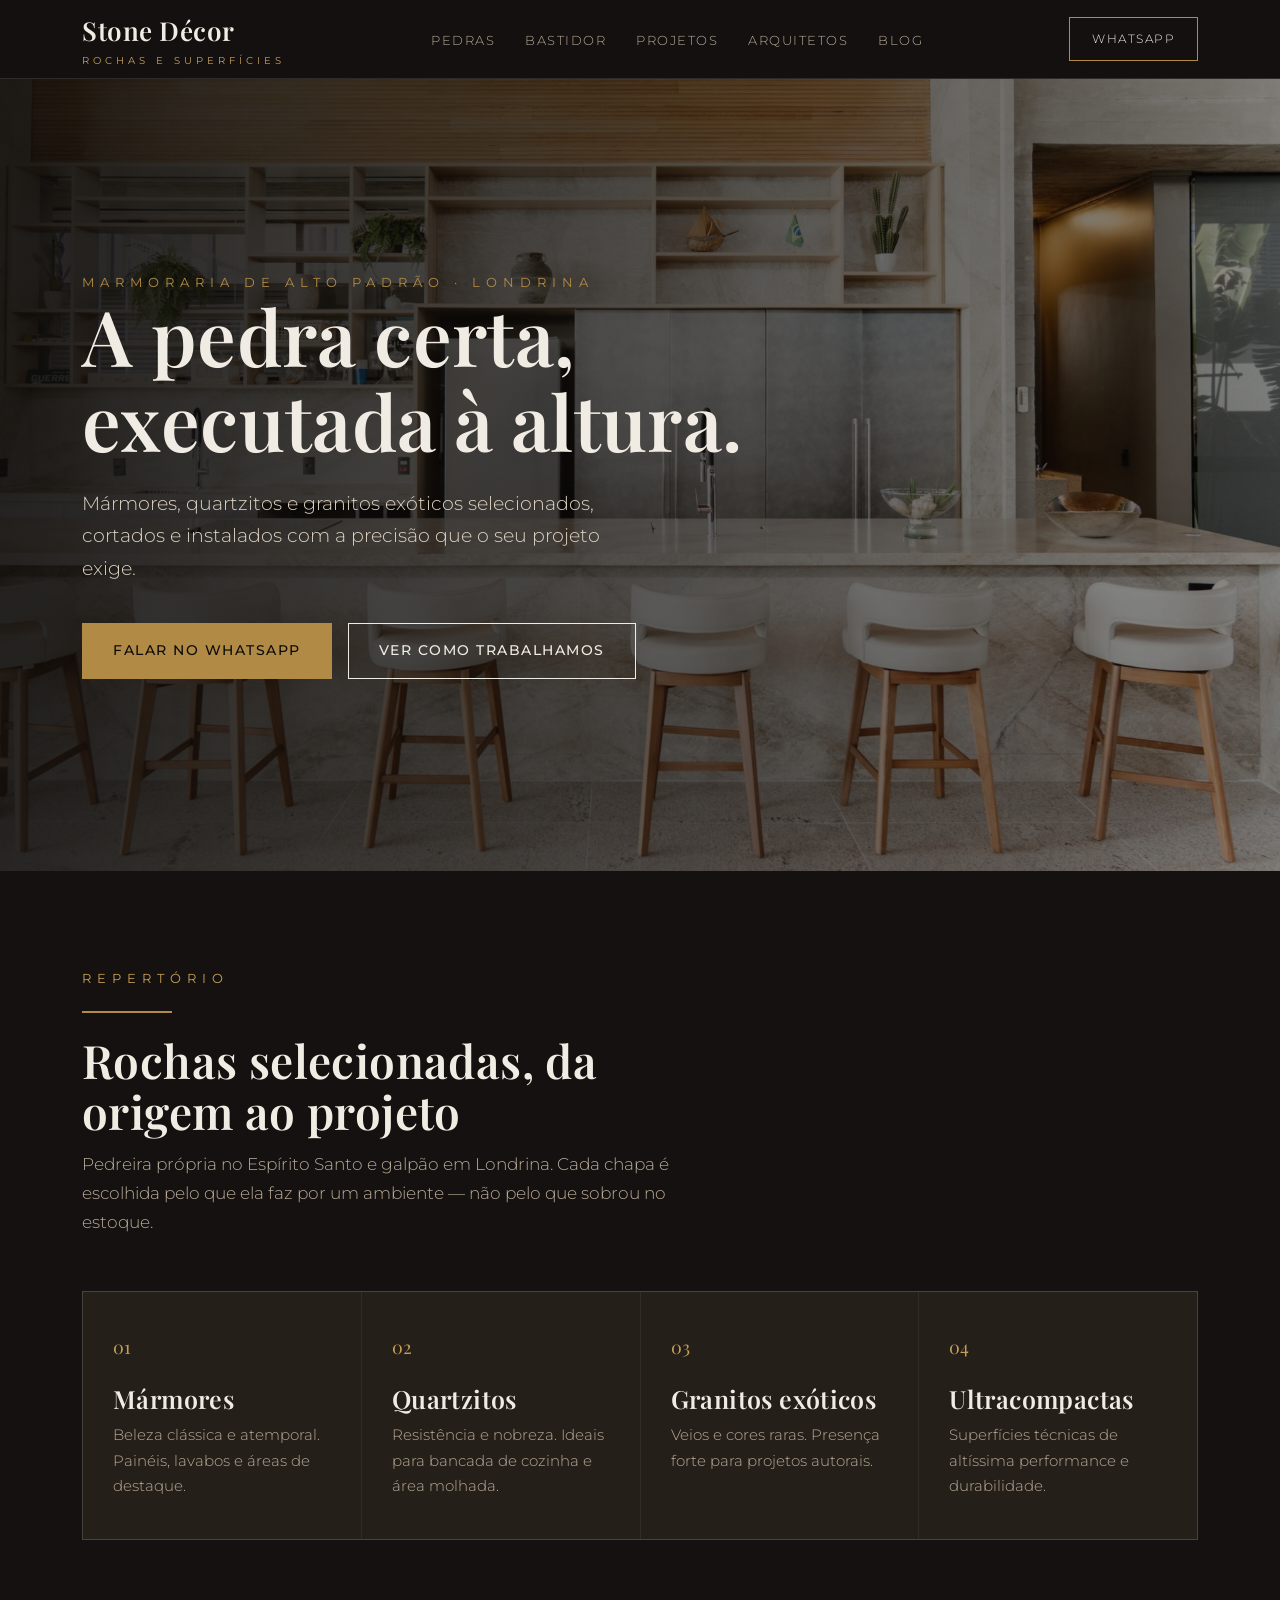
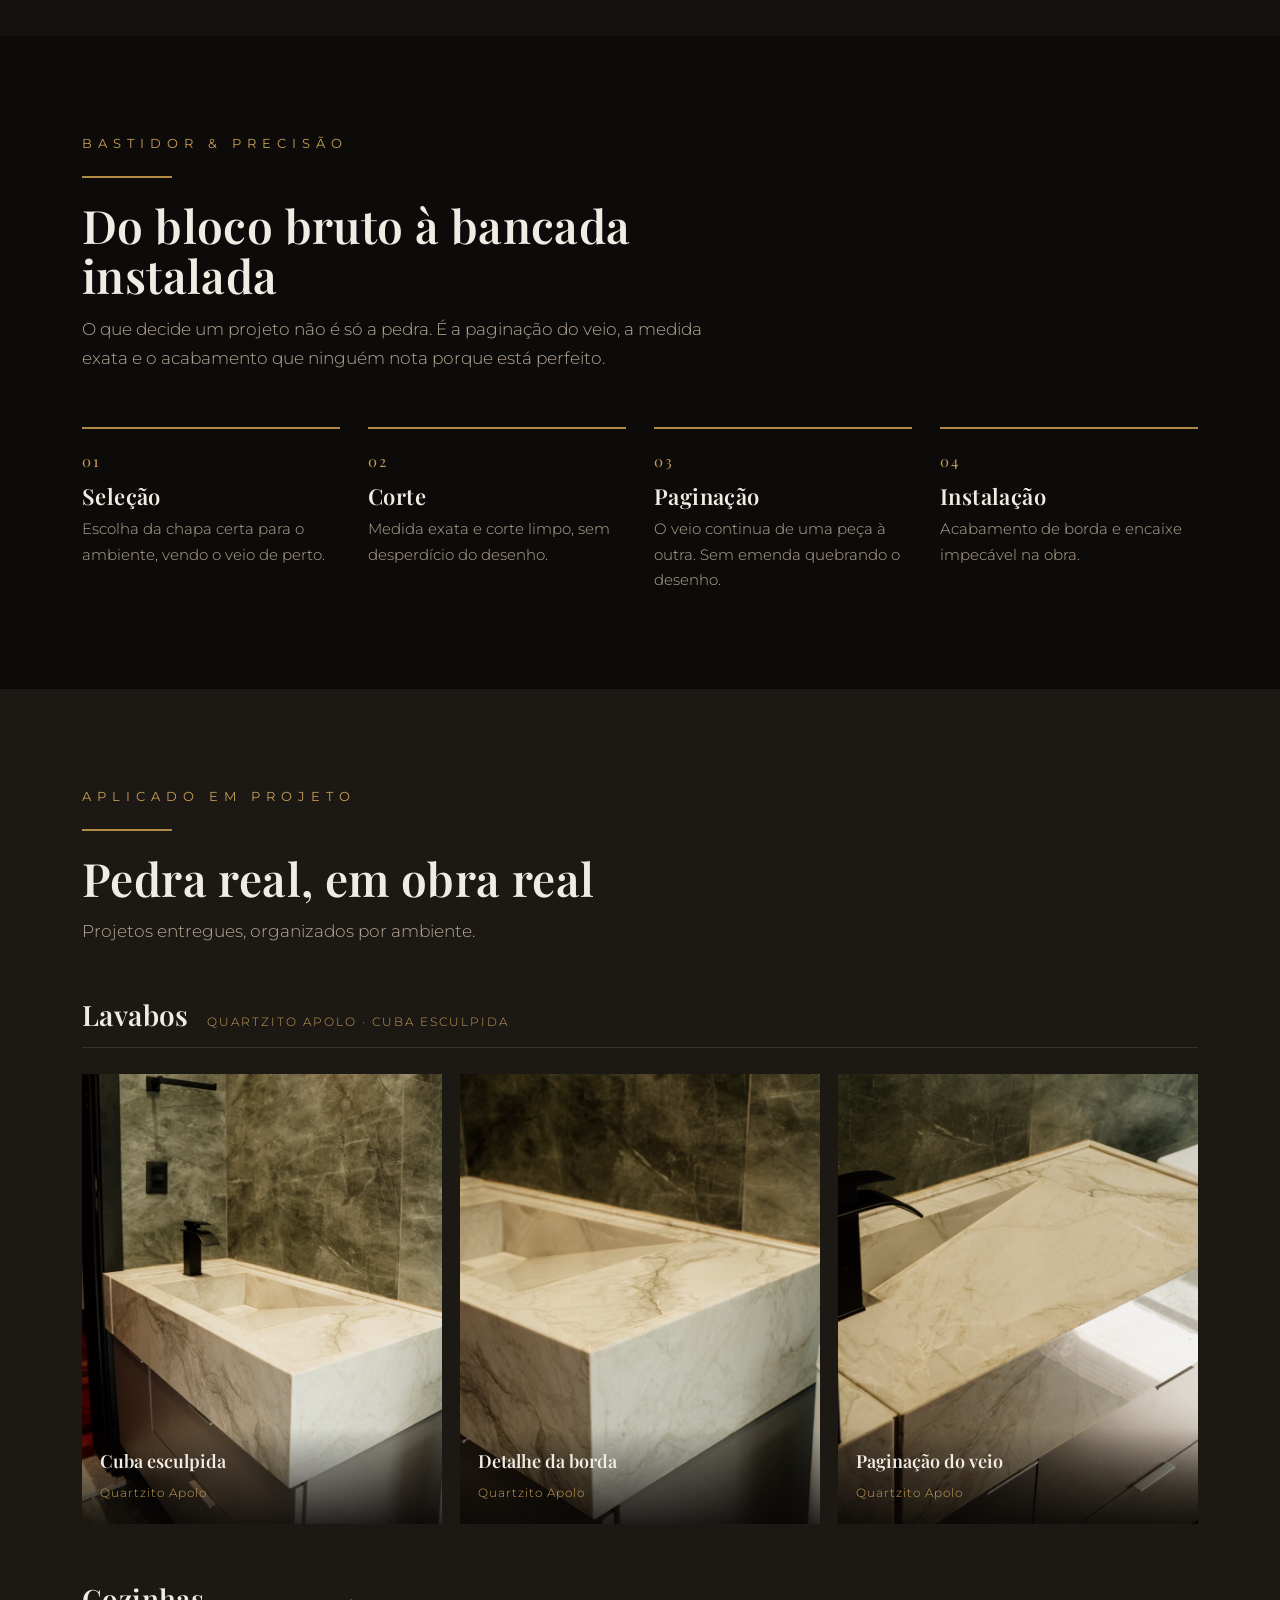
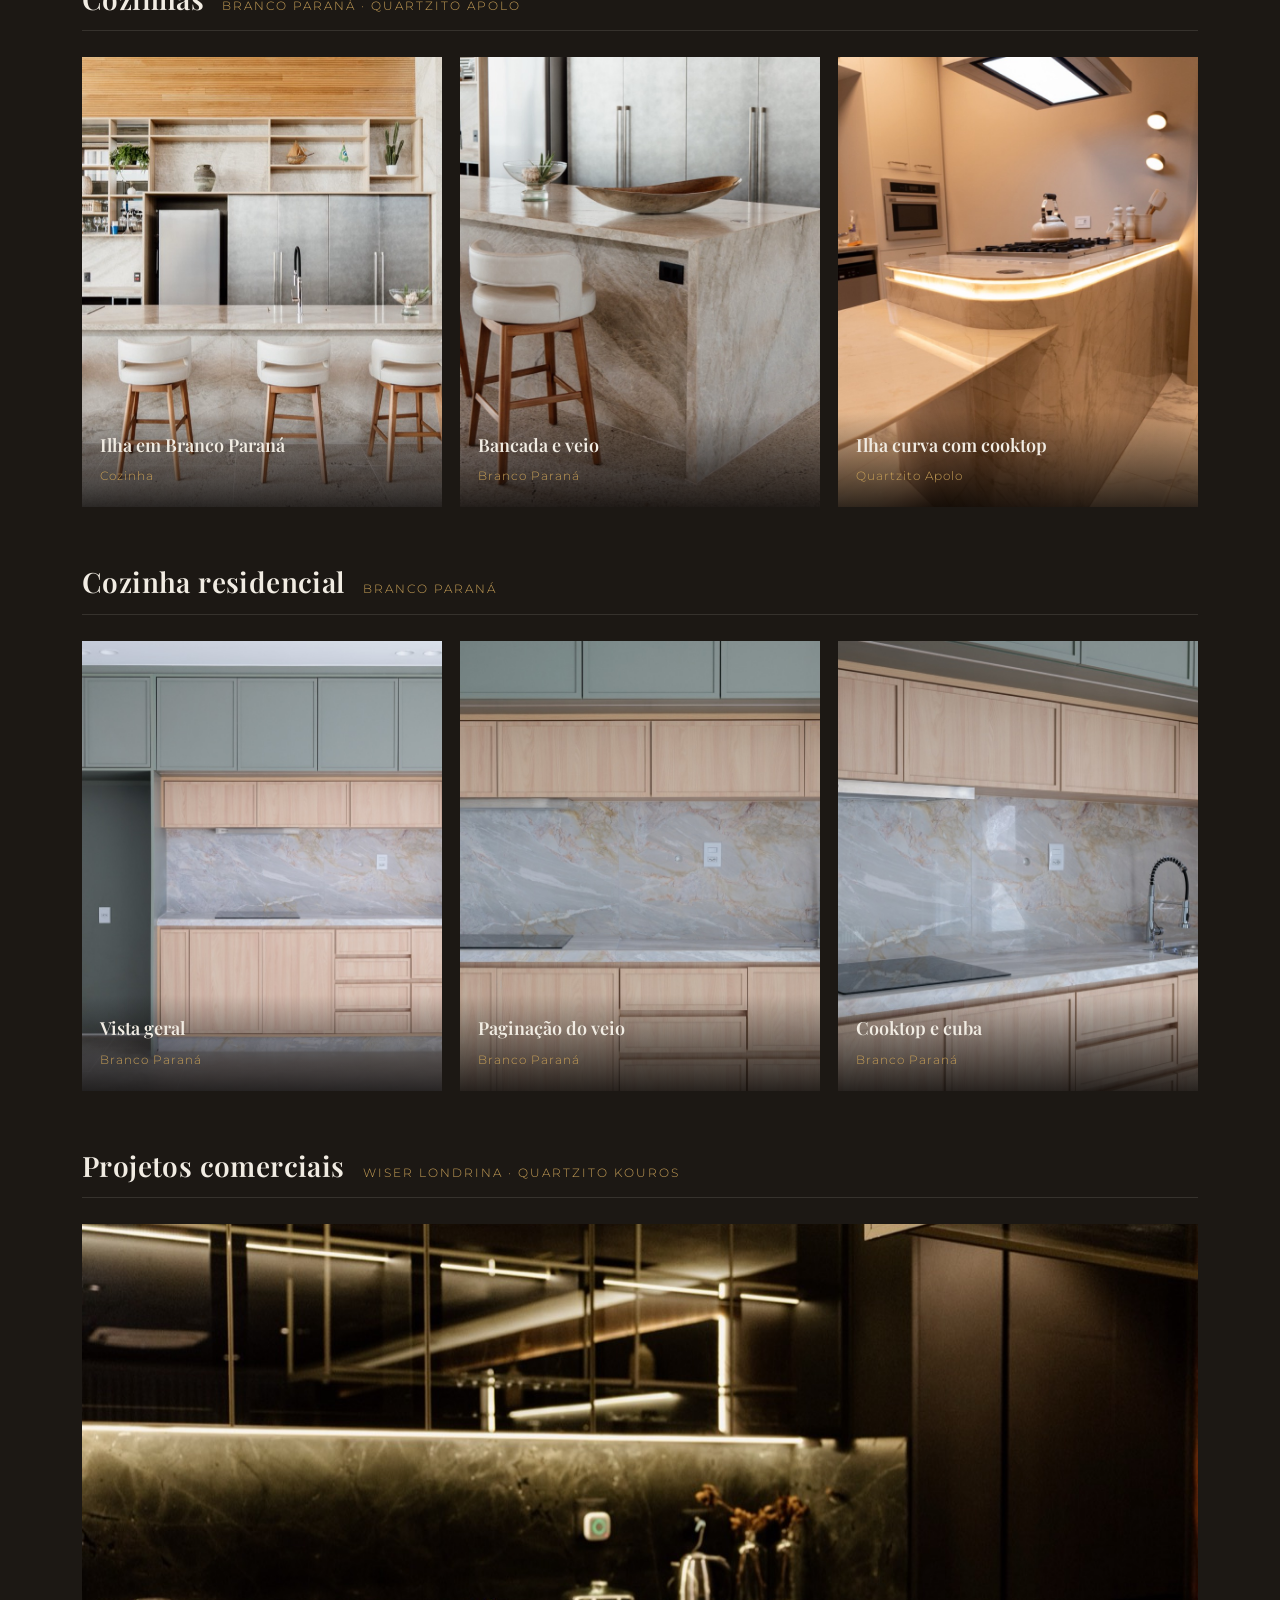
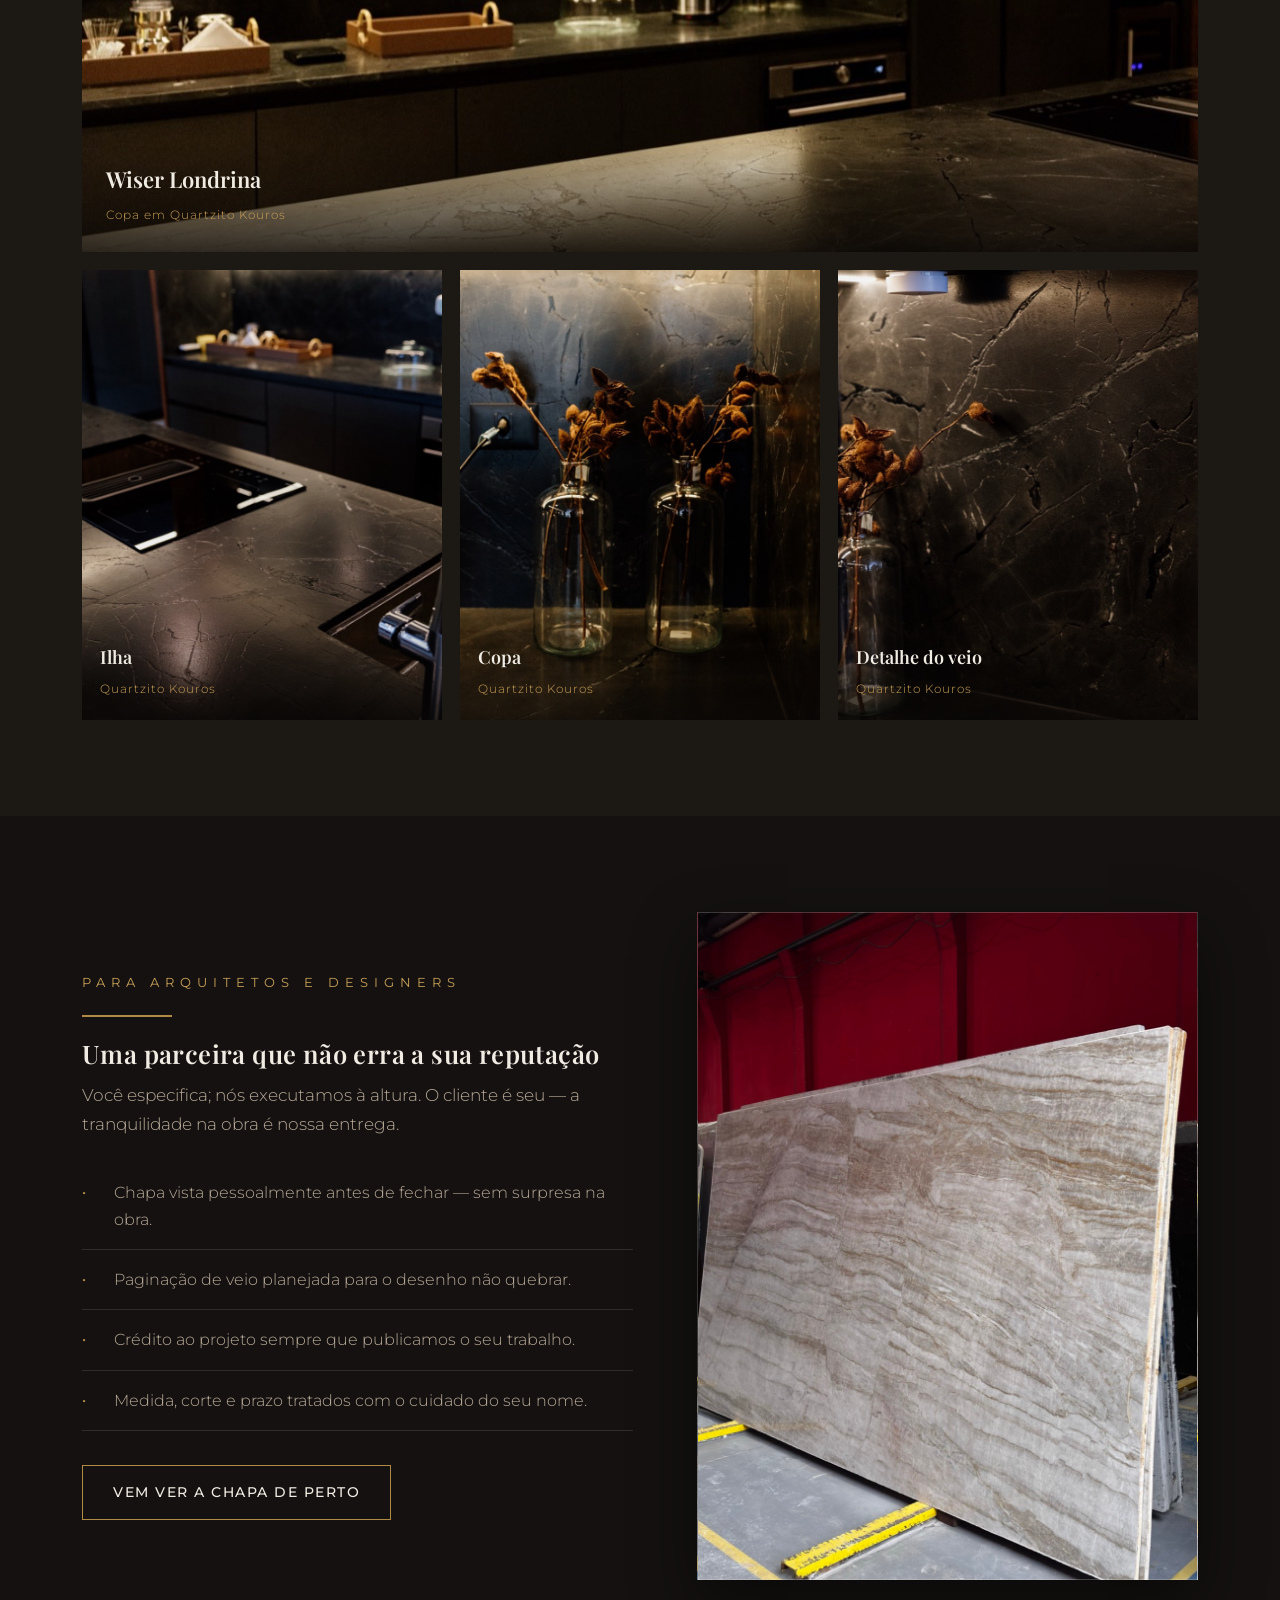
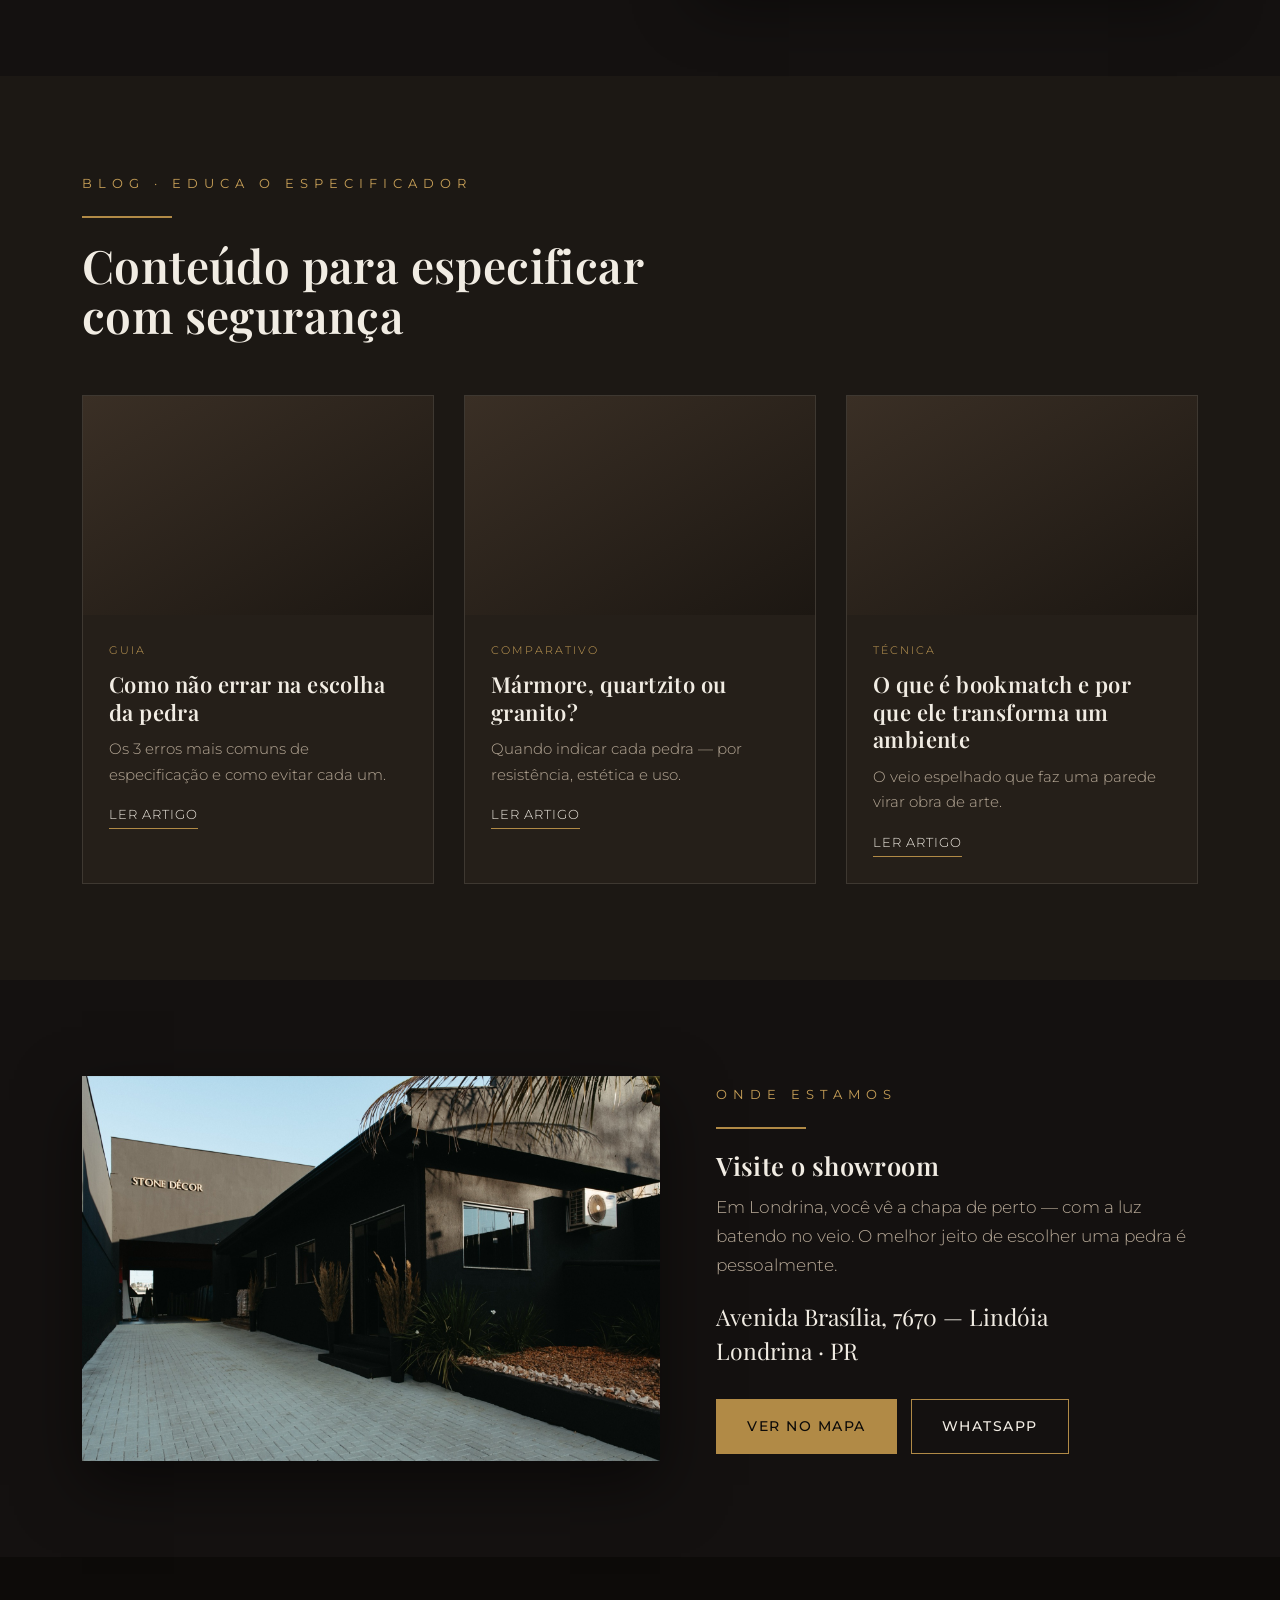
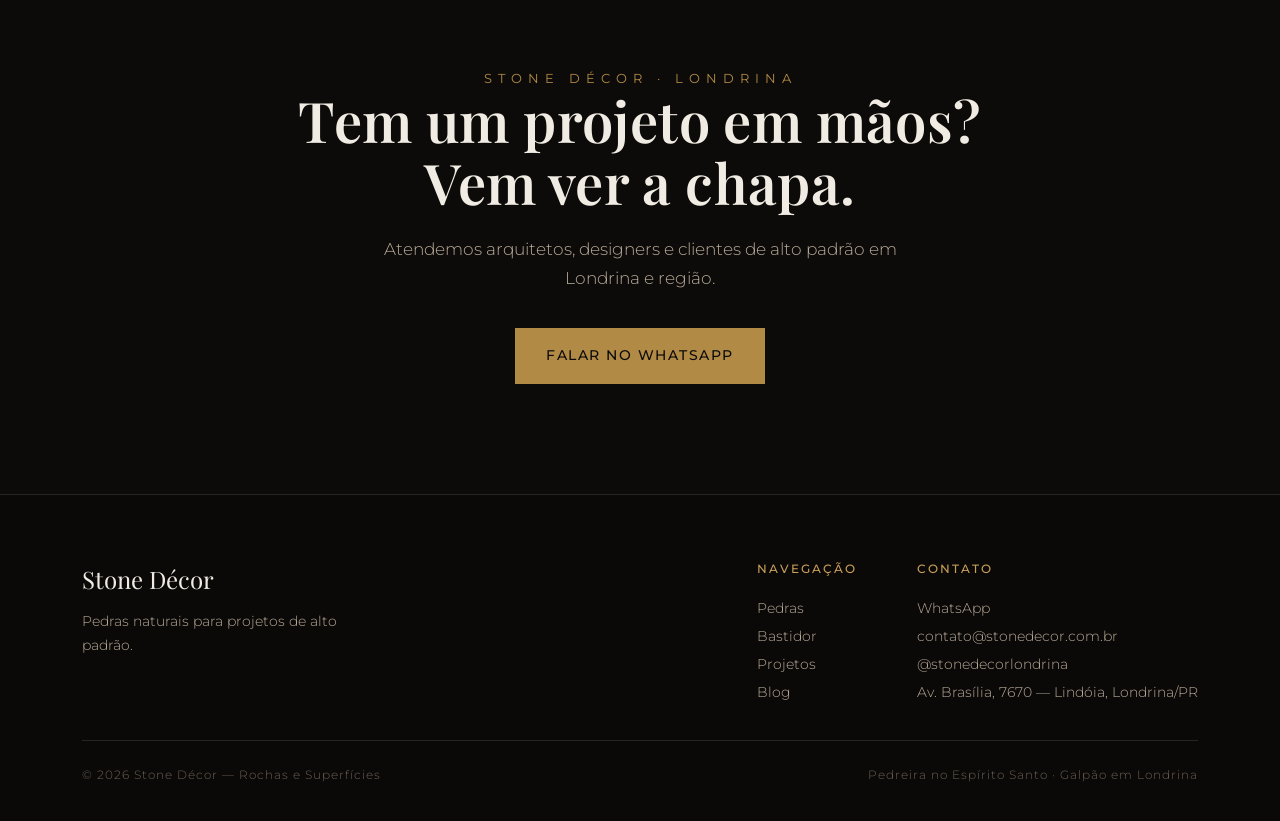
<file: index.html>
<!doctype html>
<html lang="pt-BR">
<head>
<meta charset="utf-8">
<meta name="viewport" content="width=device-width,initial-scale=1">
<title>Stone Décor — Rochas e Superfícies | Pedras naturais para projetos de alto padrão</title>
<meta name="description" content="Marmoraria de alto padrão em Londrina. Mármores, quartzitos e granitos exóticos selecionados, cortados e instalados com precisão. Parceira de arquitetos e designers.">
<link rel="canonical" href="https://stonedecor.com.br/">
<meta name="theme-color" content="#141110">
<link rel="icon" href="assets/favicon.png" type="image/png">
<link rel="apple-touch-icon" href="assets/apple-touch-icon.png">
<meta property="og:type" content="website">
<meta property="og:locale" content="pt_BR">
<meta property="og:site_name" content="Stone Décor">
<meta property="og:title" content="Stone Décor — Rochas e Superfícies">
<meta property="og:description" content="Marmoraria de alto padrão em Londrina. Mármores, quartzitos e granitos exóticos selecionados, cortados e instalados com precisão.">
<meta property="og:image" content="https://stonedecor.com.br/assets/og.png">
<meta property="og:url" content="https://stonedecor.com.br/">
<meta name="twitter:card" content="summary_large_image">
<meta name="twitter:title" content="Stone Décor — Rochas e Superfícies">
<meta name="twitter:description" content="Marmoraria de alto padrão em Londrina. Mármores, quartzitos e granitos exóticos selecionados, cortados e instalados com precisão.">
<meta name="twitter:image" content="https://stonedecor.com.br/assets/og.png">
<link rel="preconnect" href="https://fonts.googleapis.com">
<link rel="preconnect" href="https://fonts.gstatic.com" crossorigin>
<link rel="stylesheet" href="styles.css">
<script type="application/ld+json">
{
  "@context": "https://schema.org",
  "@type": "HomeAndConstructionBusiness",
  "name": "Stone Décor",
  "description": "Marmoraria de alto padrão em Londrina. Mármores, quartzitos e granitos exóticos selecionados, cortados e instalados com precisão.",
  "url": "https://stonedecor.com.br/",
  "telephone": "+5543920036388",
  "email": "contato@stonedecor.com.br",
  "image": "https://stonedecor.com.br/assets/og.png",
  "address": {
    "@type": "PostalAddress",
    "streetAddress": "Avenida Brasília, 7670",
    "addressLocality": "Londrina",
    "addressRegion": "PR",
    "addressCountry": "BR"
  },
  "sameAs": ["https://instagram.com/stonedecorlondrina"]
}
</script>
</head>
<body>

<header>
  <div class="navwrap">
    <a class="brand" href="index.html">Stone Décor<small>Rochas e Superfícies</small></a>
    <ul>
      <li><a href="#pedras">Pedras</a></li>
      <li><a href="#prova">Bastidor</a></li>
      <li><a href="#projetos">Projetos</a></li>
      <li><a href="#arquiteto">Arquitetos</a></li>
      <li><a href="blog.html">Blog</a></li>
    </ul>
    <a class="wa" href="https://wa.me/5543920036388" target="_blank" rel="noopener">WhatsApp</a>
    <button class="navtoggle" aria-label="Abrir menu" aria-expanded="false"><span></span><span></span><span></span></button>
  </div>
</header>

<!-- HERO -->
<section class="hero">
  <div class="bg active" style="background-image:url('assets/hero.jpg')"></div>
  <div class="bg" style="background-image:url('assets/fachada.jpg')"></div>
  <div class="bg" style="background-image:url('assets/projetos/cozinha2-1.jpg')"></div>
  <div class="bg" style="background-image:url('assets/projetos/comercial-feat.jpg')"></div>
  <div class="ov"></div>
  <div class="inner">
    <div class="kicker" style="color:var(--gold)">Marmoraria de alto padrão · Londrina</div>
    <h1>A pedra certa, executada à altura.</h1>
    <p>Mármores, quartzitos e granitos exóticos selecionados, cortados e instalados com a precisão que o seu projeto exige.</p>
    <div class="acts">
      <a class="btn solid" href="https://wa.me/5543920036388" target="_blank" rel="noopener">Falar no WhatsApp</a>
      <a class="btn light" href="#prova">Ver como trabalhamos</a>
    </div>
  </div>
</section>

<!-- PEDRAS / REPERTÓRIO -->
<section id="pedras">
  <div class="wrap">
    <div class="sec-head">
      <div class="kicker">Repertório</div>
      <div class="rule"></div>
      <h2>Rochas selecionadas, da origem ao projeto</h2>
      <p>Pedreira própria no Espírito Santo e galpão em Londrina. Cada chapa é escolhida pelo que ela faz por um ambiente — não pelo que sobrou no estoque.</p>
    </div>
    <div class="cards">
      <div class="card"><div class="n">01</div><div><h3>Mármores</h3><p>Beleza clássica e atemporal. Painéis, lavabos e áreas de destaque.</p></div></div>
      <div class="card"><div class="n">02</div><div><h3>Quartzitos</h3><p>Resistência e nobreza. Ideais para bancada de cozinha e área molhada.</p></div></div>
      <div class="card"><div class="n">03</div><div><h3>Granitos exóticos</h3><p>Veios e cores raras. Presença forte para projetos autorais.</p></div></div>
      <div class="card"><div class="n">04</div><div><h3>Ultracompactas</h3><p>Superfícies técnicas de altíssima performance e durabilidade.</p></div></div>
    </div>
  </div>
</section>

<!-- PROVA / BASTIDOR -->
<section id="prova" class="bg-dark">
  <div class="wrap">
    <div class="sec-head">
      <div class="kicker">Bastidor &amp; precisão</div>
      <div class="rule"></div>
      <h2>Do bloco bruto à bancada instalada</h2>
      <p class="muted">O que decide um projeto não é só a pedra. É a paginação do veio, a medida exata e o acabamento que ninguém nota porque está perfeito.</p>
    </div>
    <div class="steps">
      <div class="step"><div class="s">01</div><h3>Seleção</h3><p>Escolha da chapa certa para o ambiente, vendo o veio de perto.</p></div>
      <div class="step"><div class="s">02</div><h3>Corte</h3><p>Medida exata e corte limpo, sem desperdício do desenho.</p></div>
      <div class="step"><div class="s">03</div><h3>Paginação</h3><p>O veio continua de uma peça à outra. Sem emenda quebrando o desenho.</p></div>
      <div class="step"><div class="s">04</div><h3>Instalação</h3><p>Acabamento de borda e encaixe impecável na obra.</p></div>
    </div>
  </div>
</section>

<!-- PROJETOS -->
<section id="projetos" class="bg-cream2">
  <div class="wrap">
    <div class="sec-head">
      <div class="kicker">Aplicado em projeto</div>
      <div class="rule"></div>
      <h2>Pedra real, em obra real</h2>
      <p>Projetos entregues, organizados por ambiente.</p>
    </div>

    <div class="ambientes">

      <div class="amb">
        <div class="amb-head"><h3>Lavabos</h3><span>Quartzito Apolo · cuba esculpida</span></div>
        <div class="gallery">
          <div class="gphoto" style="background-image:url('assets/projetos/apolo-2.jpg')"><div class="cap"><strong>Cuba esculpida</strong><span>Quartzito Apolo</span></div></div>
          <div class="gphoto" style="background-image:url('assets/projetos/apolo-1.jpg')"><div class="cap"><strong>Detalhe da borda</strong><span>Quartzito Apolo</span></div></div>
          <div class="gphoto" style="background-image:url('assets/projetos/apolo-3.jpg')"><div class="cap"><strong>Paginação do veio</strong><span>Quartzito Apolo</span></div></div>
        </div>
      </div>

      <div class="amb">
        <div class="amb-head"><h3>Cozinhas</h3><span>Branco Paraná · Quartzito Apolo</span></div>
        <div class="gallery">
          <div class="gphoto" style="background-image:url('assets/projetos/cozinha-1.jpg')"><div class="cap"><strong>Ilha em Branco Paraná</strong><span>Cozinha</span></div></div>
          <div class="gphoto" style="background-image:url('assets/projetos/cozinha-2.jpg')"><div class="cap"><strong>Bancada e veio</strong><span>Branco Paraná</span></div></div>
          <div class="gphoto" style="background-image:url('assets/projetos/cozinha-3.jpg')"><div class="cap"><strong>Ilha curva com cooktop</strong><span>Quartzito Apolo</span></div></div>
        </div>
      </div>

      <div class="amb">
        <div class="amb-head"><h3>Cozinha residencial</h3><span>Branco Paraná</span></div>
        <div class="gallery">
          <div class="gphoto" style="background-image:url('assets/projetos/cozinha2-1.jpg')"><div class="cap"><strong>Vista geral</strong><span>Branco Paraná</span></div></div>
          <div class="gphoto" style="background-image:url('assets/projetos/cozinha2-2.jpg')"><div class="cap"><strong>Paginação do veio</strong><span>Branco Paraná</span></div></div>
          <div class="gphoto" style="background-image:url('assets/projetos/cozinha2-3.jpg')"><div class="cap"><strong>Cooktop e cuba</strong><span>Branco Paraná</span></div></div>
        </div>
      </div>

      <div class="amb">
        <div class="amb-head"><h3>Projetos comerciais</h3><span>Wiser Londrina · Quartzito Kouros</span></div>
        <div class="amb-feature" style="background-image:url('assets/projetos/comercial-feat.jpg')"><div class="cap"><strong>Wiser Londrina</strong><span>Copa em Quartzito Kouros</span></div></div>
        <div class="gallery">
          <div class="gphoto" style="background-image:url('assets/projetos/comercial-1.jpg')"><div class="cap"><strong>Ilha</strong><span>Quartzito Kouros</span></div></div>
          <div class="gphoto" style="background-image:url('assets/projetos/comercial-2.jpg')"><div class="cap"><strong>Copa</strong><span>Quartzito Kouros</span></div></div>
          <div class="gphoto" style="background-image:url('assets/projetos/comercial-3.jpg')"><div class="cap"><strong>Detalhe do veio</strong><span>Quartzito Kouros</span></div></div>
        </div>
      </div>

    </div>
  </div>
</section>

<!-- ARQUITETO -->
<section id="arquiteto">
  <div class="wrap">
    <div class="split">
      <div>
        <div class="kicker">Para arquitetos e designers</div>
        <div class="rule"></div>
        <h2>Uma parceira que não erra a sua reputação</h2>
        <p style="color:var(--muted);margin-top:14px">Você especifica; nós executamos à altura. O cliente é seu — a tranquilidade na obra é nossa entrega.</p>
        <ul>
          <li><b>·</b> Chapa vista pessoalmente antes de fechar — sem surpresa na obra.</li>
          <li><b>·</b> Paginação de veio planejada para o desenho não quebrar.</li>
          <li><b>·</b> Crédito ao projeto sempre que publicamos o seu trabalho.</li>
          <li><b>·</b> Medida, corte e prazo tratados com o cuidado do seu nome.</li>
        </ul>
        <div style="margin-top:34px"><a class="btn" href="https://wa.me/5543920036388" target="_blank" rel="noopener">Vem ver a chapa de perto</a></div>
      </div>
      <div class="imgcol"></div>
    </div>
  </div>
</section>

<!-- BLOG TEASER -->
<section class="bg-cream2">
  <div class="wrap">
    <div class="sec-head">
      <div class="kicker">Blog · Educa o especificador</div>
      <div class="rule"></div>
      <h2>Conteúdo para especificar com segurança</h2>
    </div>
    <div class="posts">
      <a class="post" href="blog/como-nao-errar-na-escolha-da-pedra.html">
        <div class="ph"></div>
        <div class="body"><div class="tagp">Guia</div><h3>Como não errar na escolha da pedra</h3><p>Os 3 erros mais comuns de especificação e como evitar cada um.</p><span class="more">Ler artigo</span></div>
      </a>
      <a class="post" href="blog.html">
        <div class="ph"></div>
        <div class="body"><div class="tagp">Comparativo</div><h3>Mármore, quartzito ou granito?</h3><p>Quando indicar cada pedra — por resistência, estética e uso.</p><span class="more">Ler artigo</span></div>
      </a>
      <a class="post" href="blog.html">
        <div class="ph"></div>
        <div class="body"><div class="tagp">Técnica</div><h3>O que é bookmatch e por que ele transforma um ambiente</h3><p>O veio espelhado que faz uma parede virar obra de arte.</p><span class="more">Ler artigo</span></div>
      </a>
    </div>
  </div>
</section>

<!-- SHOWROOM -->
<section id="showroom">
  <div class="wrap">
    <div class="showroom-grid">
      <div class="showroom-img" style="background-image:url('assets/fachada.jpg')"></div>
      <div>
        <div class="kicker">Onde estamos</div>
        <div class="rule"></div>
        <h2>Visite o showroom</h2>
        <p style="color:var(--ink-2);margin-top:14px">Em Londrina, você vê a chapa de perto — com a luz batendo no veio. O melhor jeito de escolher uma pedra é pessoalmente.</p>
        <p class="address">Avenida Brasília, 7670 — Lindóia<br>Londrina · PR</p>
        <div class="acts">
          <a class="btn solid" href="https://maps.google.com/?cid=1609306430735603360" target="_blank" rel="noopener">Ver no mapa</a>
          <a class="btn" href="https://wa.me/5543920036388" target="_blank" rel="noopener">WhatsApp</a>
        </div>
      </div>
    </div>
  </div>
</section>

<!-- CTA -->
<section class="cta">
  <div class="wrap">
    <div class="kicker" style="color:var(--gold)">Stone Décor · Londrina</div>
    <h2>Tem um projeto em mãos? Vem ver a chapa.</h2>
    <p>Atendemos arquitetos, designers e clientes de alto padrão em Londrina e região.</p>
    <a class="btn solid" href="https://wa.me/5543920036388" target="_blank" rel="noopener">Falar no WhatsApp</a>
  </div>
</section>

<footer>
  <div class="wrap">
    <div class="top">
      <div>
        <div class="brand">Stone Décor</div>
        <p style="margin-top:10px;max-width:280px">Pedras naturais para projetos de alto padrão.</p>
      </div>
      <div class="cols">
        <div><h4>Navegação</h4><ul>
          <li><a href="#pedras">Pedras</a></li>
          <li><a href="#prova">Bastidor</a></li>
          <li><a href="#projetos">Projetos</a></li>
          <li><a href="blog.html">Blog</a></li>
        </ul></div>
        <div><h4>Contato</h4><ul>
          <li><a href="https://wa.me/5543920036388" target="_blank" rel="noopener">WhatsApp</a></li>
          <li><a href="mailto:contato@stonedecor.com.br">contato@stonedecor.com.br</a></li>
          <li><a href="https://instagram.com/stonedecorlondrina" target="_blank" rel="noopener">@stonedecorlondrina</a></li>
          <li><a href="https://maps.google.com/?cid=1609306430735603360" target="_blank" rel="noopener">Av. Brasília, 7670 — Lindóia, Londrina/PR</a></li>
        </ul></div>
      </div>
    </div>
    <div class="bottom">
      <span>© 2026 Stone Décor — Rochas e Superfícies</span>
      <span>Pedreira no Espírito Santo · Galpão em Londrina</span>
    </div>
  </div>
</footer>

<script src="nav.js" defer></script>
</body>
</html>
</file>
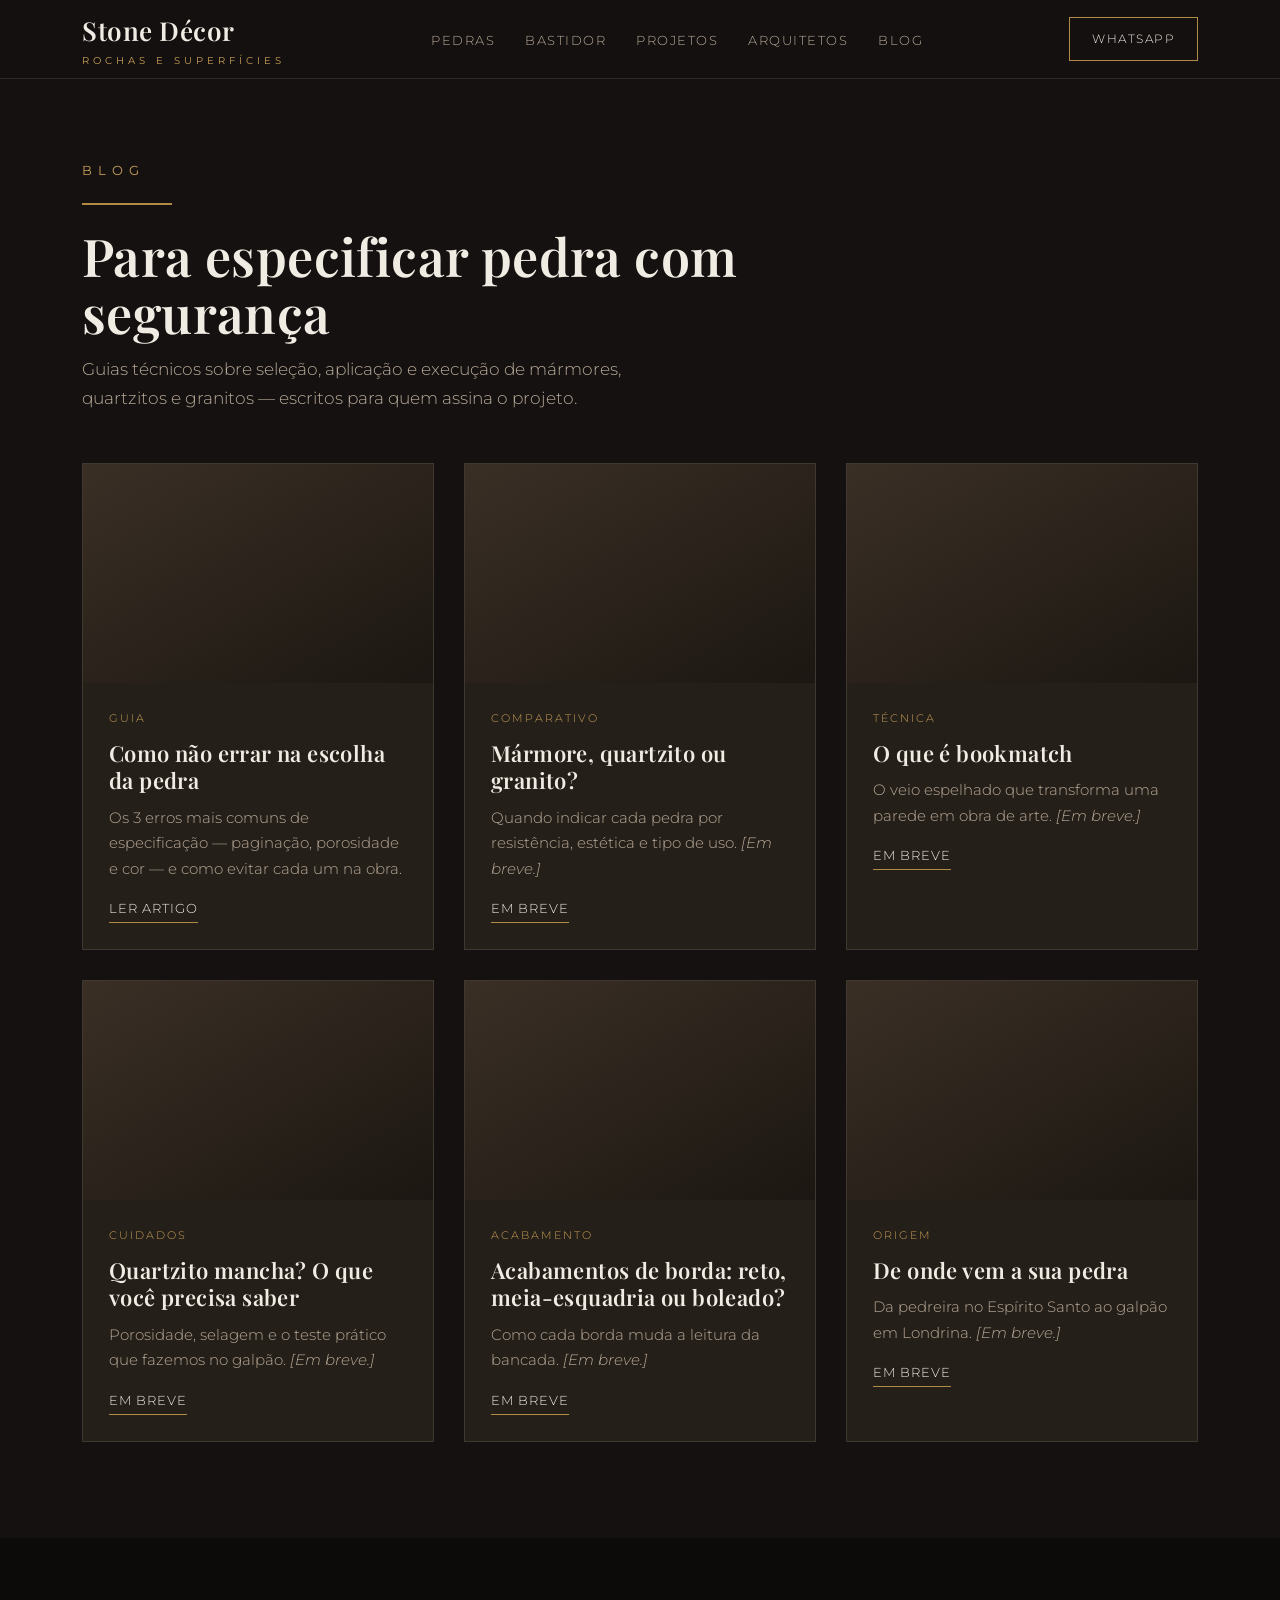
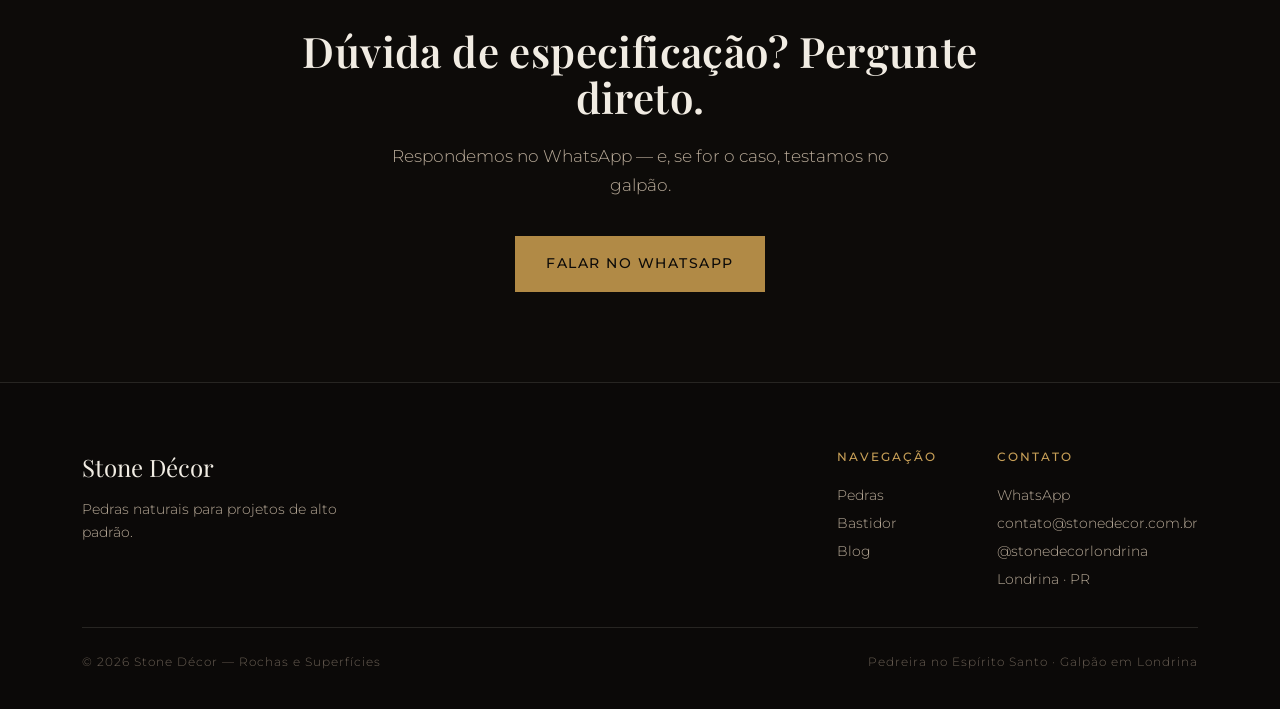
<file: blog.html>
<!doctype html>
<html lang="pt-BR">
<head>
<meta charset="utf-8">
<meta name="viewport" content="width=device-width,initial-scale=1">
<title>Blog — Stone Décor | Conteúdo para especificar pedra com segurança</title>
<meta name="description" content="Guias técnicos sobre mármore, quartzito e granito para arquitetos e designers. Como escolher, especificar e evitar erros na obra.">
<link rel="canonical" href="https://stonedecor.com.br/blog.html">
<meta name="theme-color" content="#141110">
<link rel="icon" href="assets/favicon.png" type="image/png">
<link rel="apple-touch-icon" href="assets/apple-touch-icon.png">
<meta property="og:type" content="website">
<meta property="og:locale" content="pt_BR">
<meta property="og:site_name" content="Stone Décor">
<meta property="og:title" content="Blog — Stone Décor">
<meta property="og:description" content="Guias técnicos sobre mármore, quartzito e granito para arquitetos e designers.">
<meta property="og:image" content="https://stonedecor.com.br/assets/og.png">
<meta property="og:url" content="https://stonedecor.com.br/blog.html">
<meta name="twitter:card" content="summary_large_image">
<meta name="twitter:title" content="Blog — Stone Décor">
<meta name="twitter:description" content="Guias técnicos sobre mármore, quartzito e granito para arquitetos e designers.">
<meta name="twitter:image" content="https://stonedecor.com.br/assets/og.png">
<link rel="preconnect" href="https://fonts.googleapis.com">
<link rel="preconnect" href="https://fonts.gstatic.com" crossorigin>
<link rel="stylesheet" href="styles.css">
</head>
<body>

<header>
  <div class="navwrap">
    <a class="brand" href="index.html">Stone Décor<small>Rochas e Superfícies</small></a>
    <ul>
      <li><a href="index.html#pedras">Pedras</a></li>
      <li><a href="index.html#prova">Bastidor</a></li>
      <li><a href="index.html#projetos">Projetos</a></li>
      <li><a href="index.html#arquiteto">Arquitetos</a></li>
      <li><a href="blog.html">Blog</a></li>
    </ul>
    <a class="wa" href="https://wa.me/5543920036388" target="_blank" rel="noopener">WhatsApp</a>
    <button class="navtoggle" aria-label="Abrir menu" aria-expanded="false"><span></span><span></span><span></span></button>
  </div>
</header>

<section style="padding-top:80px;padding-bottom:30px">
  <div class="wrap">
    <div class="kicker">Blog</div>
    <div class="rule"></div>
    <h2 style="font-size:clamp(32px,5vw,52px);max-width:720px">Para especificar pedra com segurança</h2>
    <p style="color:var(--muted);max-width:560px;margin-top:14px">Guias técnicos sobre seleção, aplicação e execução de mármores, quartzitos e granitos — escritos para quem assina o projeto.</p>
  </div>
</section>

<section style="padding-top:20px">
  <div class="wrap">
    <div class="posts">
      <a class="post" href="blog/como-nao-errar-na-escolha-da-pedra.html">
        <div class="ph"></div>
        <div class="body"><div class="tagp">Guia</div><h3>Como não errar na escolha da pedra</h3><p>Os 3 erros mais comuns de especificação — paginação, porosidade e cor — e como evitar cada um na obra.</p><span class="more">Ler artigo</span></div>
      </a>
      <a class="post" href="blog/como-nao-errar-na-escolha-da-pedra.html">
        <div class="ph"></div>
        <div class="body"><div class="tagp">Comparativo</div><h3>Mármore, quartzito ou granito?</h3><p>Quando indicar cada pedra por resistência, estética e tipo de uso. <em>[Em breve.]</em></p><span class="more">Em breve</span></div>
      </a>
      <a class="post" href="blog/como-nao-errar-na-escolha-da-pedra.html">
        <div class="ph"></div>
        <div class="body"><div class="tagp">Técnica</div><h3>O que é bookmatch</h3><p>O veio espelhado que transforma uma parede em obra de arte. <em>[Em breve.]</em></p><span class="more">Em breve</span></div>
      </a>
      <a class="post" href="blog/como-nao-errar-na-escolha-da-pedra.html">
        <div class="ph"></div>
        <div class="body"><div class="tagp">Cuidados</div><h3>Quartzito mancha? O que você precisa saber</h3><p>Porosidade, selagem e o teste prático que fazemos no galpão. <em>[Em breve.]</em></p><span class="more">Em breve</span></div>
      </a>
      <a class="post" href="blog/como-nao-errar-na-escolha-da-pedra.html">
        <div class="ph"></div>
        <div class="body"><div class="tagp">Acabamento</div><h3>Acabamentos de borda: reto, meia-esquadria ou boleado?</h3><p>Como cada borda muda a leitura da bancada. <em>[Em breve.]</em></p><span class="more">Em breve</span></div>
      </a>
      <a class="post" href="blog/como-nao-errar-na-escolha-da-pedra.html">
        <div class="ph"></div>
        <div class="body"><div class="tagp">Origem</div><h3>De onde vem a sua pedra</h3><p>Da pedreira no Espírito Santo ao galpão em Londrina. <em>[Em breve.]</em></p><span class="more">Em breve</span></div>
      </a>
    </div>
  </div>
</section>

<section class="cta" style="padding:90px 0">
  <div class="wrap">
    <h2 style="font-size:clamp(28px,4vw,42px)">Dúvida de especificação? Pergunte direto.</h2>
    <p>Respondemos no WhatsApp — e, se for o caso, testamos no galpão.</p>
    <a class="btn solid" href="https://wa.me/5543920036388" target="_blank" rel="noopener">Falar no WhatsApp</a>
  </div>
</section>

<footer>
  <div class="wrap">
    <div class="top">
      <div><div class="brand">Stone Décor</div><p style="margin-top:10px;max-width:280px">Pedras naturais para projetos de alto padrão.</p></div>
      <div class="cols">
        <div><h4>Navegação</h4><ul><li><a href="index.html#pedras">Pedras</a></li><li><a href="index.html#prova">Bastidor</a></li><li><a href="blog.html">Blog</a></li></ul></div>
        <div><h4>Contato</h4><ul><li><a href="https://wa.me/5543920036388" target="_blank" rel="noopener">WhatsApp</a></li><li><a href="mailto:contato@stonedecor.com.br">contato@stonedecor.com.br</a></li><li><a href="https://instagram.com/stonedecorlondrina" target="_blank" rel="noopener">@stonedecorlondrina</a></li><li>Londrina · PR</li></ul></div>
      </div>
    </div>
    <div class="bottom"><span>© 2026 Stone Décor — Rochas e Superfícies</span><span>Pedreira no Espírito Santo · Galpão em Londrina</span></div>
  </div>
</footer>

<script src="nav.js" defer></script>
</body>
</html>
</file>
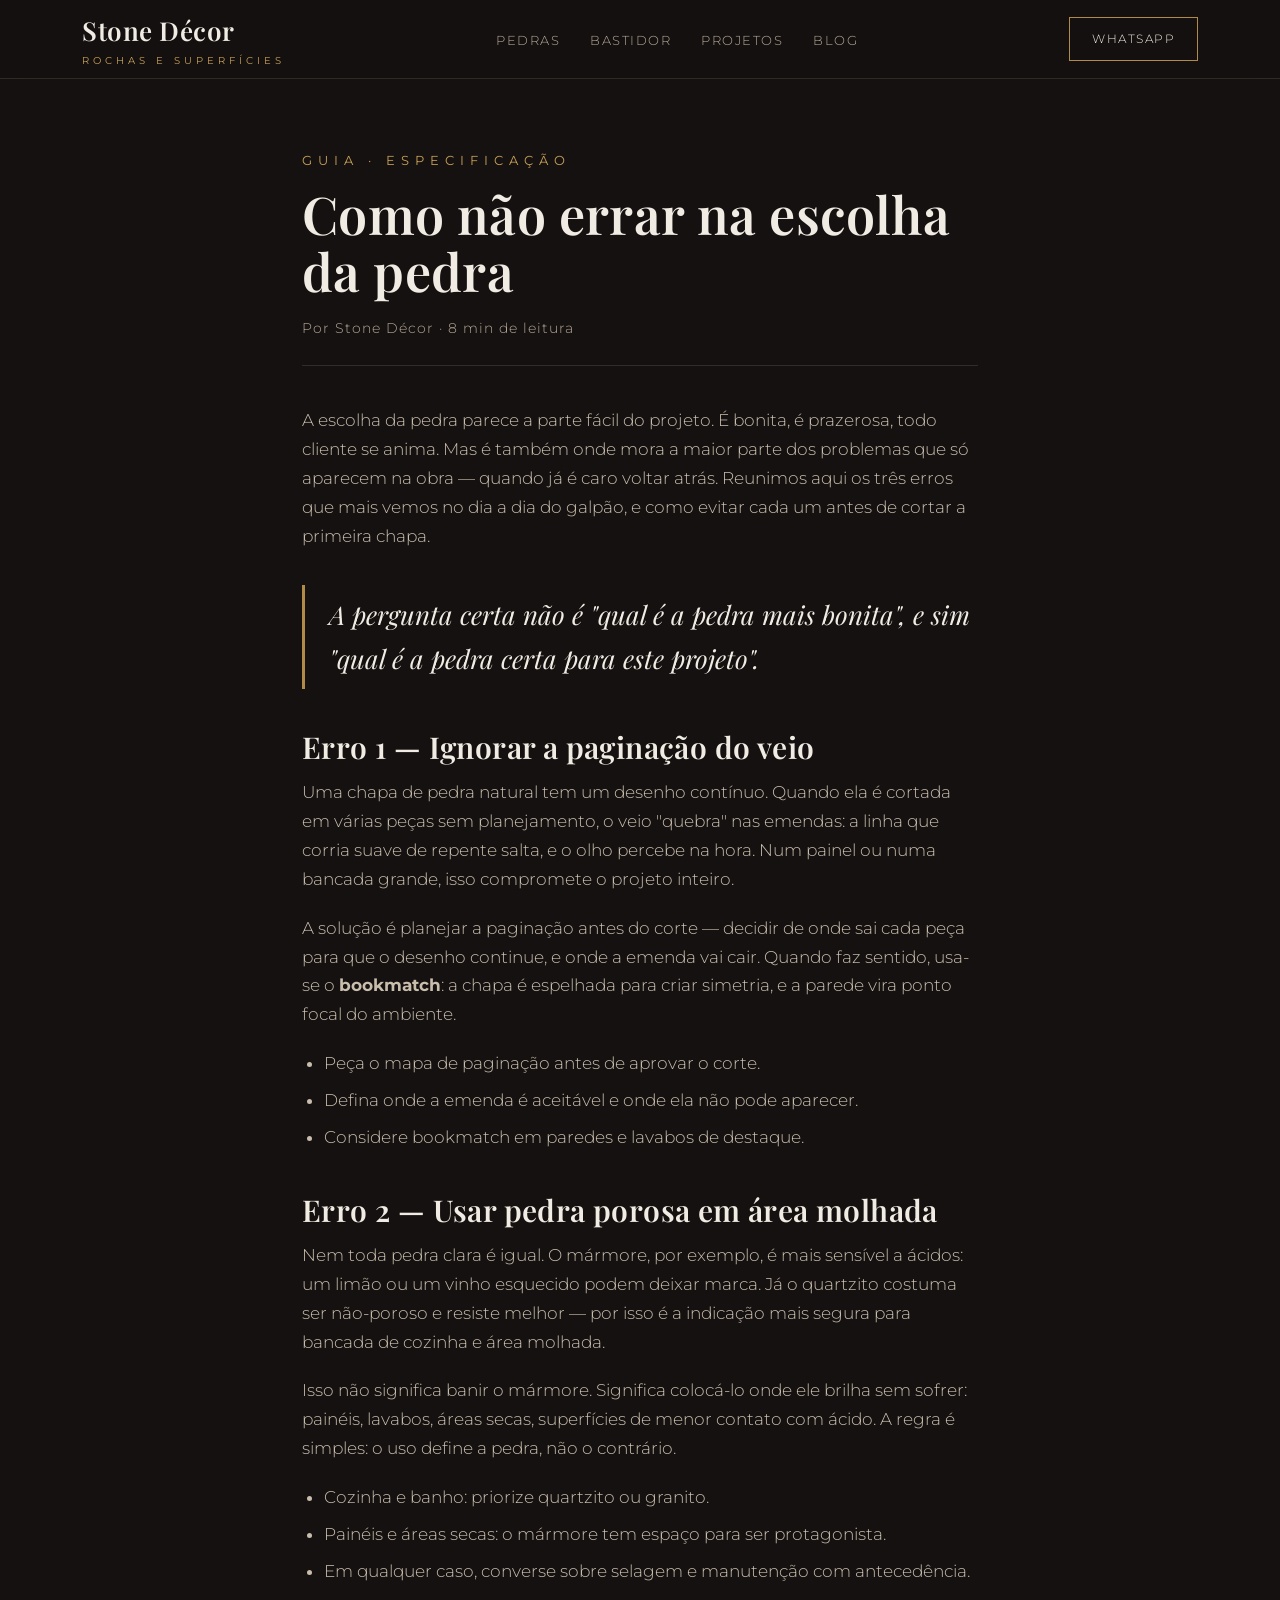
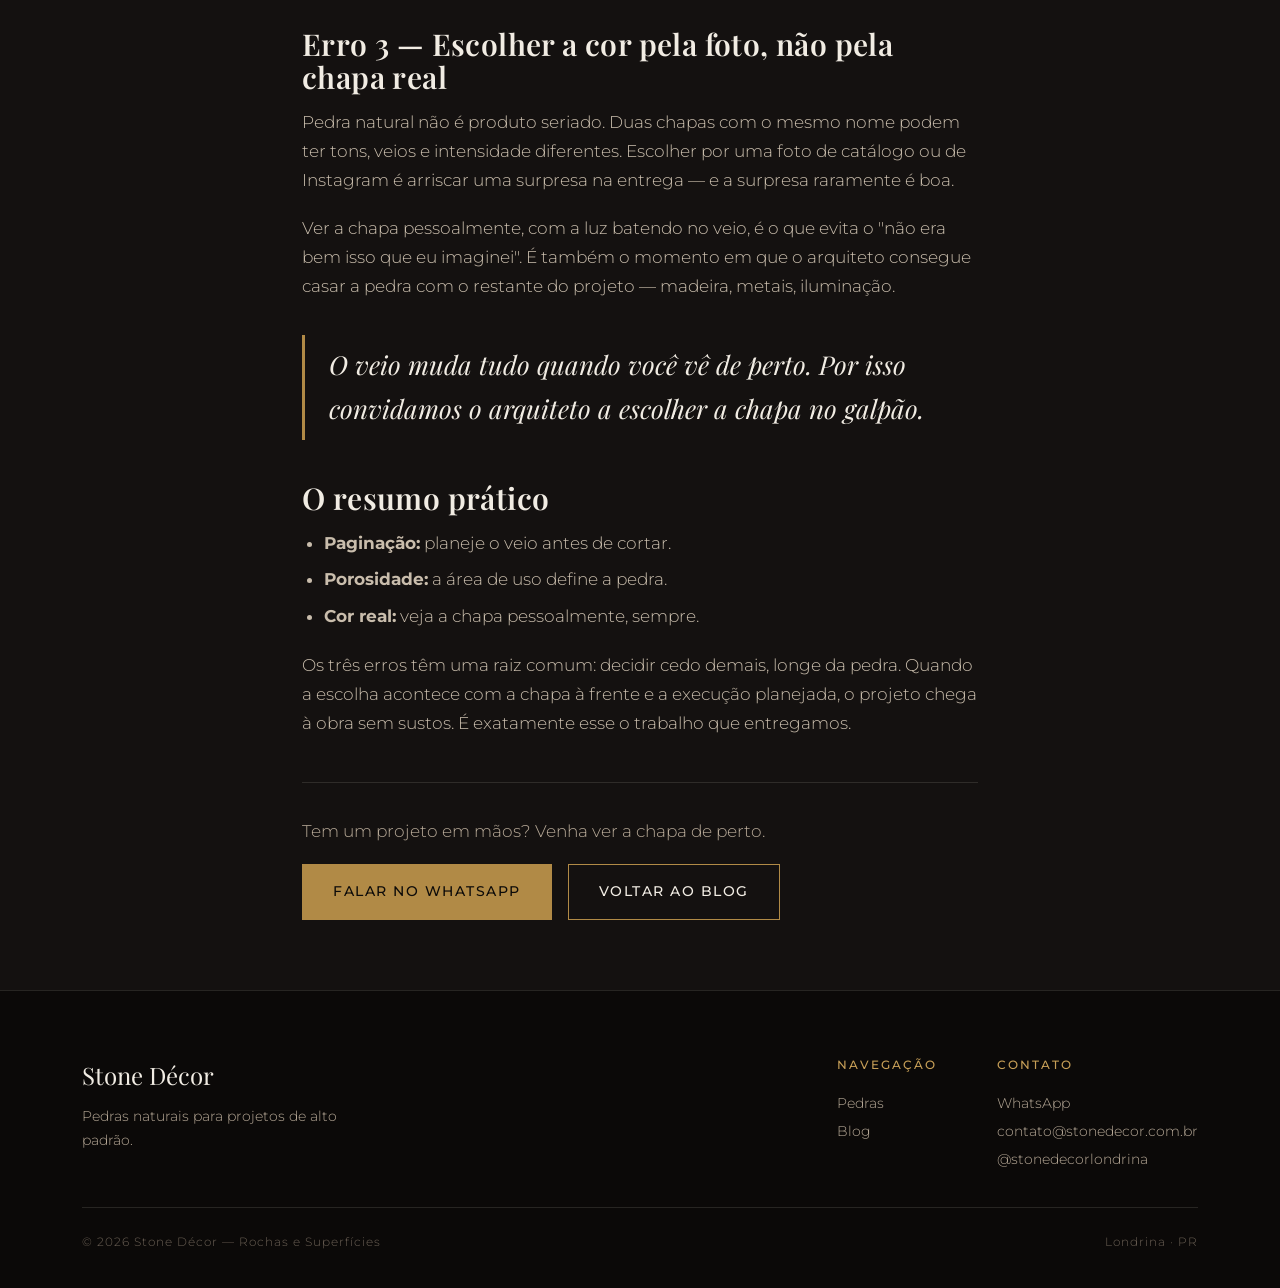
<file: blog/como-nao-errar-na-escolha-da-pedra.html>
<!doctype html>
<html lang="pt-BR">
<head>
<meta charset="utf-8">
<meta name="viewport" content="width=device-width,initial-scale=1">
<title>Como não errar na escolha da pedra — Stone Décor</title>
<meta name="description" content="Os 3 erros mais comuns de especificação de pedra — paginação, porosidade e cor — e como evitar cada um antes da obra. Guia para arquitetos.">
<link rel="canonical" href="https://stonedecor.com.br/blog/como-nao-errar-na-escolha-da-pedra.html">
<meta name="theme-color" content="#141110">
<link rel="icon" href="../assets/favicon.png" type="image/png">
<link rel="apple-touch-icon" href="../assets/apple-touch-icon.png">
<meta property="og:type" content="article">
<meta property="og:locale" content="pt_BR">
<meta property="og:site_name" content="Stone Décor">
<meta property="og:title" content="Como não errar na escolha da pedra — Stone Décor">
<meta property="og:description" content="Os 3 erros mais comuns de especificação de pedra — paginação, porosidade e cor — e como evitar cada um antes da obra.">
<meta property="og:image" content="https://stonedecor.com.br/assets/og.png">
<meta property="og:url" content="https://stonedecor.com.br/blog/como-nao-errar-na-escolha-da-pedra.html">
<meta name="twitter:card" content="summary_large_image">
<meta name="twitter:title" content="Como não errar na escolha da pedra — Stone Décor">
<meta name="twitter:description" content="Os 3 erros mais comuns de especificação de pedra e como evitar cada um antes da obra.">
<meta name="twitter:image" content="https://stonedecor.com.br/assets/og.png">
<link rel="preconnect" href="https://fonts.googleapis.com">
<link rel="preconnect" href="https://fonts.gstatic.com" crossorigin>
<link rel="stylesheet" href="../styles.css">
</head>
<body>

<header>
  <div class="navwrap">
    <a class="brand" href="../index.html">Stone Décor<small>Rochas e Superfícies</small></a>
    <ul>
      <li><a href="../index.html#pedras">Pedras</a></li>
      <li><a href="../index.html#prova">Bastidor</a></li>
      <li><a href="../index.html#projetos">Projetos</a></li>
      <li><a href="../blog.html">Blog</a></li>
    </ul>
    <a class="wa" href="https://wa.me/5543920036388" target="_blank" rel="noopener">WhatsApp</a>
    <button class="navtoggle" aria-label="Abrir menu" aria-expanded="false"><span></span><span></span><span></span></button>
  </div>
</header>

<article class="article">
  <div class="kicker">Guia · Especificação</div>
  <h1>Como não errar na escolha da pedra</h1>
  <div class="meta">Por Stone Décor · 8 min de leitura</div>

  <p>A escolha da pedra parece a parte fácil do projeto. É bonita, é prazerosa, todo cliente se anima. Mas é também onde mora a maior parte dos problemas que só aparecem na obra — quando já é caro voltar atrás. Reunimos aqui os três erros que mais vemos no dia a dia do galpão, e como evitar cada um antes de cortar a primeira chapa.</p>

  <p class="pull">A pergunta certa não é "qual é a pedra mais bonita", e sim "qual é a pedra certa para este projeto".</p>

  <h2>Erro 1 — Ignorar a paginação do veio</h2>
  <p>Uma chapa de pedra natural tem um desenho contínuo. Quando ela é cortada em várias peças sem planejamento, o veio "quebra" nas emendas: a linha que corria suave de repente salta, e o olho percebe na hora. Num painel ou numa bancada grande, isso compromete o projeto inteiro.</p>
  <p>A solução é planejar a paginação antes do corte — decidir de onde sai cada peça para que o desenho continue, e onde a emenda vai cair. Quando faz sentido, usa-se o <strong>bookmatch</strong>: a chapa é espelhada para criar simetria, e a parede vira ponto focal do ambiente.</p>
  <ul class="read">
    <li>Peça o mapa de paginação antes de aprovar o corte.</li>
    <li>Defina onde a emenda é aceitável e onde ela não pode aparecer.</li>
    <li>Considere bookmatch em paredes e lavabos de destaque.</li>
  </ul>

  <h2>Erro 2 — Usar pedra porosa em área molhada</h2>
  <p>Nem toda pedra clara é igual. O mármore, por exemplo, é mais sensível a ácidos: um limão ou um vinho esquecido podem deixar marca. Já o quartzito costuma ser não-poroso e resiste melhor — por isso é a indicação mais segura para bancada de cozinha e área molhada.</p>
  <p>Isso não significa banir o mármore. Significa colocá-lo onde ele brilha sem sofrer: painéis, lavabos, áreas secas, superfícies de menor contato com ácido. A regra é simples: o uso define a pedra, não o contrário.</p>
  <ul class="read">
    <li>Cozinha e banho: priorize quartzito ou granito.</li>
    <li>Painéis e áreas secas: o mármore tem espaço para ser protagonista.</li>
    <li>Em qualquer caso, converse sobre selagem e manutenção com antecedência.</li>
  </ul>

  <h2>Erro 3 — Escolher a cor pela foto, não pela chapa real</h2>
  <p>Pedra natural não é produto seriado. Duas chapas com o mesmo nome podem ter tons, veios e intensidade diferentes. Escolher por uma foto de catálogo ou de Instagram é arriscar uma surpresa na entrega — e a surpresa raramente é boa.</p>
  <p>Ver a chapa pessoalmente, com a luz batendo no veio, é o que evita o "não era bem isso que eu imaginei". É também o momento em que o arquiteto consegue casar a pedra com o restante do projeto — madeira, metais, iluminação.</p>
  <p class="pull">O veio muda tudo quando você vê de perto. Por isso convidamos o arquiteto a escolher a chapa no galpão.</p>

  <h2>O resumo prático</h2>
  <ul class="read">
    <li><strong>Paginação:</strong> planeje o veio antes de cortar.</li>
    <li><strong>Porosidade:</strong> a área de uso define a pedra.</li>
    <li><strong>Cor real:</strong> veja a chapa pessoalmente, sempre.</li>
  </ul>
  <p>Os três erros têm uma raiz comum: decidir cedo demais, longe da pedra. Quando a escolha acontece com a chapa à frente e a execução planejada, o projeto chega à obra sem sustos. É exatamente esse o trabalho que entregamos.</p>

  <div style="margin-top:44px;border-top:1px solid var(--line);padding-top:34px">
    <p style="color:var(--muted);margin-bottom:18px">Tem um projeto em mãos? Venha ver a chapa de perto.</p>
    <a class="btn solid" href="https://wa.me/5543920036388" target="_blank" rel="noopener">Falar no WhatsApp</a>
    <a class="btn" href="../blog.html" style="margin-left:12px">Voltar ao blog</a>
  </div>
</article>

<footer>
  <div class="wrap">
    <div class="top">
      <div><div class="brand">Stone Décor</div><p style="margin-top:10px;max-width:280px">Pedras naturais para projetos de alto padrão.</p></div>
      <div class="cols">
        <div><h4>Navegação</h4><ul><li><a href="../index.html#pedras">Pedras</a></li><li><a href="../blog.html">Blog</a></li></ul></div>
        <div><h4>Contato</h4><ul><li><a href="https://wa.me/5543920036388" target="_blank" rel="noopener">WhatsApp</a></li><li><a href="mailto:contato@stonedecor.com.br">contato@stonedecor.com.br</a></li><li><a href="https://instagram.com/stonedecorlondrina" target="_blank" rel="noopener">@stonedecorlondrina</a></li></ul></div>
      </div>
    </div>
    <div class="bottom"><span>© 2026 Stone Décor — Rochas e Superfícies</span><span>Londrina · PR</span></div>
  </div>
</footer>

<script src="../nav.js" defer></script>
</body>
</html>
</file>
<file: styles.css>
@import url('https://fonts.googleapis.com/css2?family=Playfair+Display:ital,wght@0,500;0,600;0,700;1,500&family=Montserrat:wght@300;400;500&display=swap');

:root{
  --bg:#141110; --bg2:#1c1814; --bg3:#251f19; --deep:#0d0b09;
  --ink:#f1ece3; --ink-2:#b8aa98; --gold:#b18a46; --gold-2:#c79f57;
  --line:rgba(239,233,223,0.12); --line-2:rgba(239,233,223,0.22);
  --serif:'Playfair Display',serif; --sans:'Montserrat',sans-serif;
  --wrap:1180px;
}
*{margin:0;padding:0;box-sizing:border-box}
html{scroll-behavior:smooth}
body{font-family:var(--sans);font-weight:300;color:var(--ink-2);background:var(--bg);line-height:1.7;font-size:17px;-webkit-font-smoothing:antialiased}
img{max-width:100%;display:block}
a{color:inherit;text-decoration:none}
.wrap{max-width:var(--wrap);margin:0 auto;padding:0 32px}
h1,h2,h3{font-family:var(--serif);font-weight:600;line-height:1.1;letter-spacing:.4px;color:var(--ink)}
.kicker{font-family:var(--sans);font-weight:400;font-size:13px;letter-spacing:6px;text-transform:uppercase;color:var(--gold-2)}
.rule{width:90px;height:2px;background:var(--gold);margin:22px 0}
.btn{display:inline-block;font-family:var(--sans);font-weight:500;font-size:14px;letter-spacing:1.5px;text-transform:uppercase;padding:15px 30px;border:1.5px solid var(--gold);color:var(--ink);background:transparent;transition:.25s;cursor:pointer}
.btn:hover{background:var(--gold);color:var(--deep)}
.btn.solid{background:var(--gold);color:var(--deep)}
.btn.solid:hover{background:var(--gold-2);border-color:var(--gold-2)}
.btn.light{border-color:var(--ink);color:var(--ink)}
.btn.light:hover{background:var(--ink);color:var(--deep)}

/* NAV */
header{position:sticky;top:0;z-index:50;background:rgba(20,17,16,.86);backdrop-filter:blur(10px);border-bottom:1px solid var(--line)}
.navwrap{display:flex;align-items:center;justify-content:space-between;height:78px;max-width:var(--wrap);margin:0 auto;padding:0 32px}
.navwrap .brand{font-family:var(--serif);font-weight:600;font-size:26px;letter-spacing:.5px;color:var(--ink)}
.navwrap .brand small{font-family:var(--sans);font-weight:400;font-size:10px;letter-spacing:4px;text-transform:uppercase;color:var(--gold-2);display:block;margin-top:-2px}
.navwrap ul{display:flex;gap:30px;list-style:none}
.navwrap ul a{font-size:13px;letter-spacing:1.5px;text-transform:uppercase;color:var(--ink-2);transition:.2s}
.navwrap ul a:hover{color:var(--gold-2)}
.navwrap .wa{font-size:12px;letter-spacing:1.5px;text-transform:uppercase;padding:11px 22px;border:1.5px solid var(--gold);color:var(--ink)}
.navwrap .wa:hover{background:var(--gold);color:var(--deep)}
.navtoggle{display:none;flex-direction:column;justify-content:center;gap:5px;width:38px;height:38px;background:none;border:none;cursor:pointer;padding:0;margin-left:14px}
.navtoggle span{display:block;width:24px;height:2px;background:var(--ink)}

/* HERO */
.hero{position:relative;min-height:88vh;display:flex;align-items:center;color:var(--ink);overflow:hidden}
.hero .bg{position:absolute;inset:0;background-size:cover;background-position:center;filter:saturate(1.03);opacity:0;transition:opacity 1.8s ease}
.hero .bg.active{opacity:1}
.hero .ov{position:absolute;inset:0;background:linear-gradient(100deg,rgba(13,11,9,.92) 0%,rgba(13,11,9,.70) 45%,rgba(13,11,9,.38) 100%)}
.hero .inner{position:relative;max-width:var(--wrap);margin:0 auto;padding:80px 32px;width:100%}
.hero h1{font-size:clamp(42px,6vw,82px);max-width:760px;color:var(--ink)}
.hero p{max-width:520px;margin:26px 0 38px;font-size:19px;color:#ddd2c2}
.hero .acts{display:flex;gap:16px;flex-wrap:wrap}

/* SECTIONS */
section{padding:96px 0;background:var(--bg)}
.sec-head{max-width:640px;margin-bottom:54px}
.sec-head h2{font-size:clamp(30px,4vw,46px)}
.sec-head p{color:var(--ink-2);margin-top:14px}
.bg-cream2{background:var(--bg2)}
.bg-dark{background:var(--deep)}

/* CARDS repertório */
.cards{display:grid;grid-template-columns:repeat(4,1fr);gap:1px;background:var(--line);border:1px solid var(--line)}
.card{background:var(--bg3);padding:40px 30px;min-height:230px;display:flex;flex-direction:column;justify-content:flex-start;transition:.25s}
.card:hover{background:#2e2720}
.card .n{font-family:var(--serif);font-size:18px;color:var(--gold-2);margin-bottom:22px}
.card h3{font-size:25px;margin:0 0 10px}
.card p{font-size:15px;color:var(--ink-2)}

/* PROVA steps */
.steps{display:grid;grid-template-columns:repeat(4,1fr);gap:28px;margin-top:10px}
.step{border-top:2px solid var(--gold);padding-top:20px}
.step .s{font-family:var(--serif);font-size:15px;color:var(--gold-2);letter-spacing:2px}
.step h3{font-size:22px;margin:10px 0 8px}
.step p{font-size:15px;color:var(--ink-2)}

/* PROJETOS grid */
.projects{display:grid;grid-template-columns:repeat(3,1fr);gap:24px}
.proj{aspect-ratio:4/5;background:linear-gradient(150deg,#3a2f25,#1c1712);position:relative;display:flex;align-items:flex-end;color:#fff;overflow:hidden;border:1px solid var(--line)}
.proj .meta{position:relative;padding:24px;width:100%;background:linear-gradient(transparent,rgba(8,6,5,.85))}
.proj .meta strong{font-family:var(--serif);font-weight:600;font-size:22px;display:block;color:var(--ink)}
.proj .meta span{font-size:13px;letter-spacing:1px;color:var(--gold-2)}

/* PROJETOS POR AMBIENTE */
.ambientes{display:flex;flex-direction:column;gap:60px}
.amb-head{display:flex;align-items:baseline;gap:18px;border-bottom:1px solid var(--line);padding-bottom:14px;margin-bottom:26px}
.amb-head h3{font-size:28px}
.amb-head span{font-size:12px;letter-spacing:2px;text-transform:uppercase;color:var(--gold-2)}
.gallery{display:grid;grid-template-columns:repeat(3,1fr);gap:18px}
.gphoto{aspect-ratio:4/5;background-size:cover;background-position:center;position:relative;overflow:hidden;transition:.25s}
.gphoto:hover{box-shadow:0 16px 40px rgba(0,0,0,.45)}
.gphoto .cap{position:absolute;left:0;right:0;bottom:0;padding:18px;background:linear-gradient(transparent,rgba(8,6,5,.82))}
.gphoto .cap strong{font-family:var(--serif);font-weight:600;font-size:18px;color:var(--ink);display:block}
.gphoto .cap span{font-size:12px;letter-spacing:1px;color:var(--gold-2)}
.soon{aspect-ratio:4/5;border:1px dashed var(--line-2);display:flex;align-items:center;justify-content:center;text-align:center;color:var(--ink-2);font-size:12px;letter-spacing:2px;text-transform:uppercase;padding:20px}
.amb-feature{aspect-ratio:16/9;background-size:cover;background-position:center;position:relative;overflow:hidden;margin-bottom:18px}
.amb-feature .cap{position:absolute;left:0;right:0;bottom:0;padding:24px;background:linear-gradient(transparent,rgba(8,6,5,.82))}
.amb-feature .cap strong{font-family:var(--serif);font-weight:600;font-size:22px;color:var(--ink);display:block}
.amb-feature .cap span{font-size:12px;letter-spacing:1px;color:var(--gold-2)}

/* ARQUITETO split */
.split{display:grid;grid-template-columns:1.1fr 1fr;gap:64px;align-items:center}
.split ul{list-style:none;margin-top:24px}
.split li{padding:16px 0;border-bottom:1px solid var(--line);display:flex;gap:14px;font-size:16px;color:var(--ink-2)}
.split li b{font-family:var(--serif);font-weight:600;color:var(--gold);font-size:15px;min-width:18px}
.split .imgcol{aspect-ratio:3/4;background:url('assets/chapa-hero.jpg') center/cover;border:1px solid var(--line-2);box-shadow:0 24px 60px rgba(0,0,0,.45)}

/* SHOWROOM */
.showroom-grid{display:grid;grid-template-columns:1.2fr 1fr;gap:56px;align-items:center}
.showroom-img{aspect-ratio:3/2;background-size:cover;background-position:center;box-shadow:0 24px 60px rgba(0,0,0,.5)}
.address{font-family:var(--serif);font-size:23px;color:var(--ink);margin:20px 0 30px;line-height:1.5}
.showroom-grid .acts{display:flex;gap:14px;flex-wrap:wrap}

/* BLOG */
.posts{display:grid;grid-template-columns:repeat(3,1fr);gap:30px}
.post{background:var(--bg3);border:1px solid var(--line);transition:.25s}
.post:hover{box-shadow:0 16px 40px rgba(0,0,0,.4);transform:translateY(-3px);border-color:var(--line-2)}
.post .ph{aspect-ratio:16/10;background:linear-gradient(150deg,#3a2f25,#1c1712)}
.post .body{padding:26px}
.post .tagp{font-size:11px;letter-spacing:2px;text-transform:uppercase;color:var(--gold-2)}
.post h3{font-size:22px;margin:12px 0 10px;line-height:1.25}
.post p{font-size:15px;color:var(--ink-2)}
.post .more{margin-top:16px;font-size:13px;letter-spacing:1px;text-transform:uppercase;color:var(--ink);border-bottom:1px solid var(--gold);display:inline-block;padding-bottom:3px}

/* CTA band */
.cta{background:var(--deep);color:var(--ink);text-align:center;padding:110px 0}
.cta h2{font-size:clamp(32px,5vw,56px);color:var(--ink);max-width:760px;margin:0 auto}
.cta p{color:var(--ink-2);margin:22px auto 36px;max-width:520px}

/* FOOTER */
footer{background:#0b0908;color:var(--ink-2);padding:64px 0 36px;font-size:14px;border-top:1px solid var(--line)}
footer .top{display:flex;justify-content:space-between;gap:40px;flex-wrap:wrap;border-bottom:1px solid var(--line);padding-bottom:34px}
footer .brand{font-family:var(--serif);font-size:24px;color:var(--ink)}
footer a:hover{color:var(--gold-2)}
footer .cols{display:flex;gap:60px;flex-wrap:wrap}
footer h4{font-family:var(--sans);font-weight:500;font-size:12px;letter-spacing:2px;text-transform:uppercase;color:var(--gold-2);margin-bottom:14px}
footer ul{list-style:none;line-height:2}
footer .bottom{padding-top:24px;display:flex;justify-content:space-between;flex-wrap:wrap;gap:10px;color:#6b6055;font-size:12px;letter-spacing:1px}

/* ARTICLE */
.article{max-width:740px;margin:0 auto;padding:70px 32px}
.article .kicker{margin-bottom:14px}
.article h1{font-size:clamp(34px,5vw,52px);margin-bottom:18px}
.article .meta{color:var(--ink-2);font-size:14px;letter-spacing:1px;margin-bottom:40px;border-bottom:1px solid var(--line);padding-bottom:24px}
.article h2{font-size:30px;margin:42px 0 14px}
.article p{margin-bottom:20px;color:#c9bdac}
.article ul.read{margin:0 0 20px 22px}
.article ul.read li{margin-bottom:8px;color:#c9bdac}
.article .pull{font-family:var(--serif);font-size:26px;font-style:italic;color:var(--ink);border-left:3px solid var(--gold);padding:8px 0 8px 24px;margin:34px 0}

@media(max-width:700px){
  .navwrap{position:relative}
  .navwrap ul{display:none}
  .navwrap.nav-open ul{
    display:flex;flex-direction:column;gap:0;
    position:absolute;top:78px;left:0;right:0;
    background:var(--bg2);border-bottom:1px solid var(--line);
    padding:6px 32px 18px;
  }
  .navwrap.nav-open ul li{width:100%}
  .navwrap.nav-open ul a{display:block;padding:14px 0;border-bottom:1px solid var(--line)}
  .navtoggle{display:flex}
  .cards,.steps,.projects,.posts,.split,.gallery,.showroom-grid{grid-template-columns:1fr}
  .split{gap:36px}
  .cards .card{min-height:auto}
}
</file>
